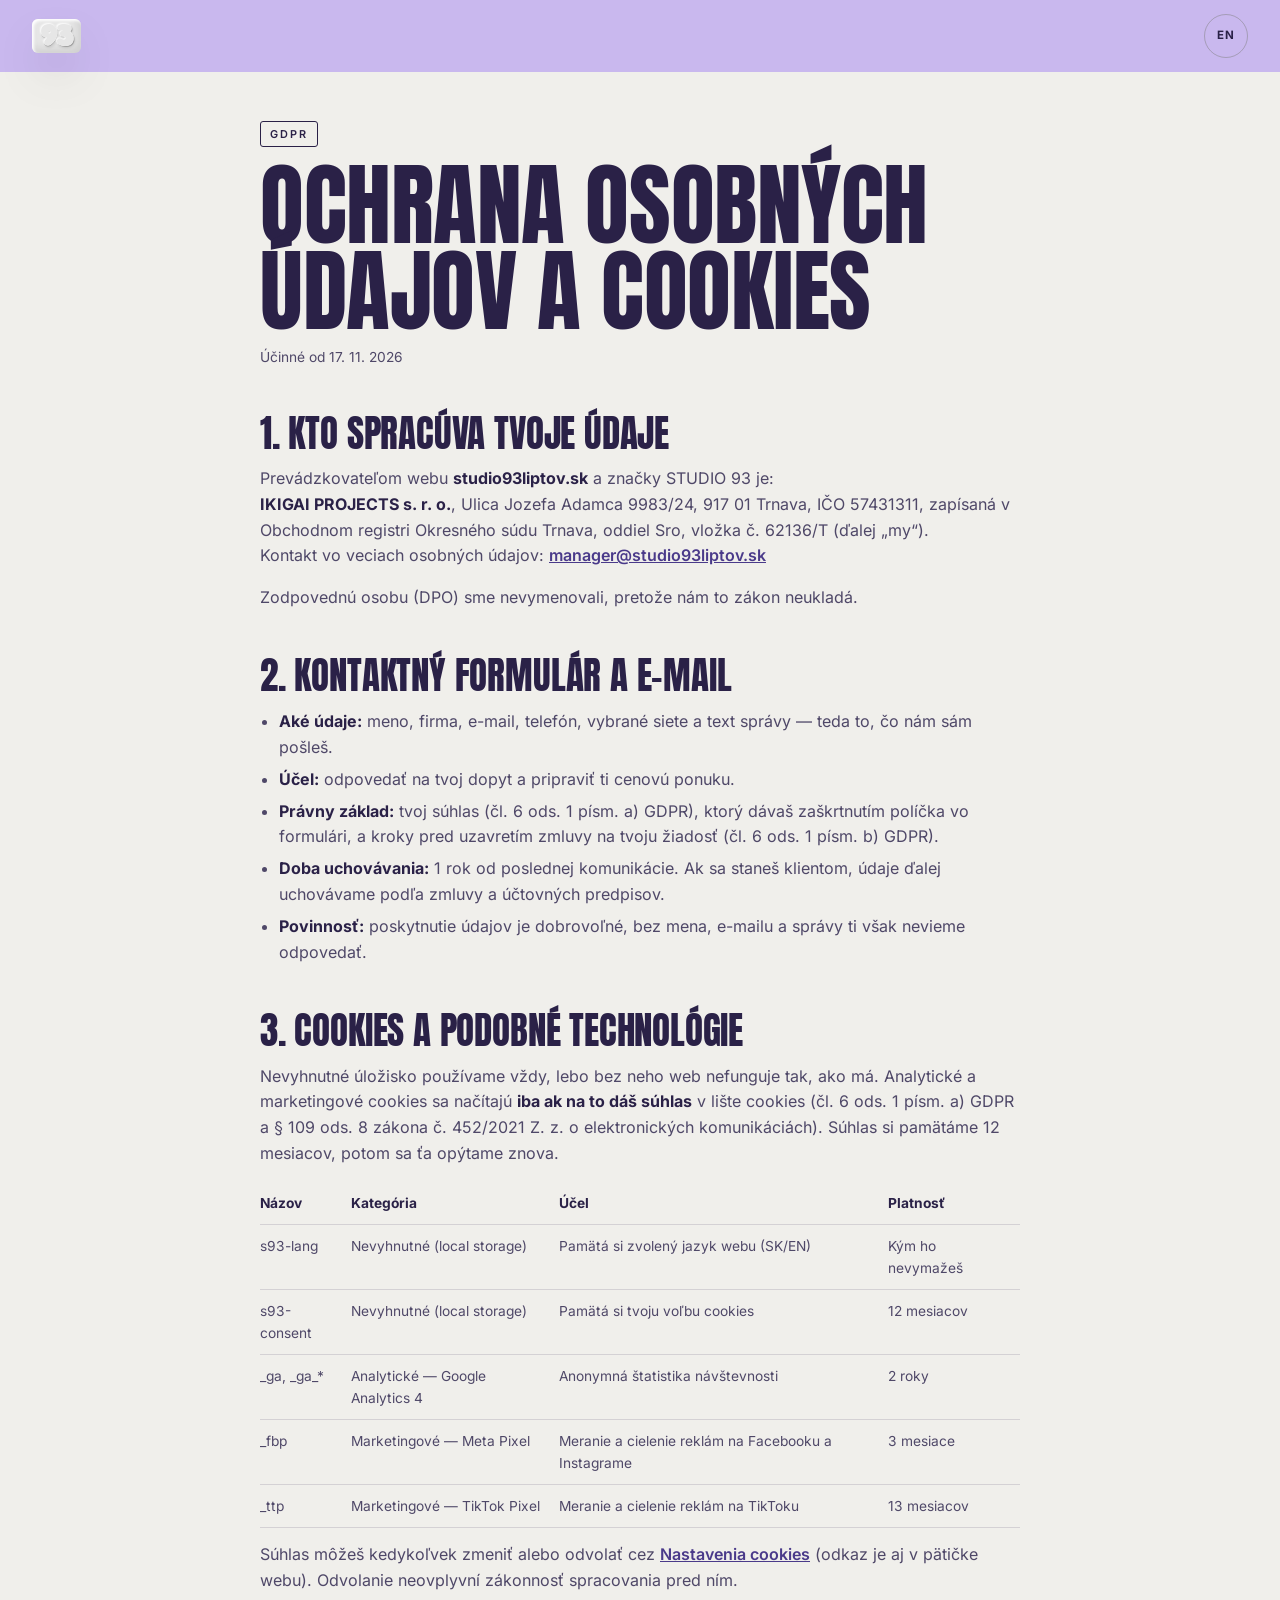
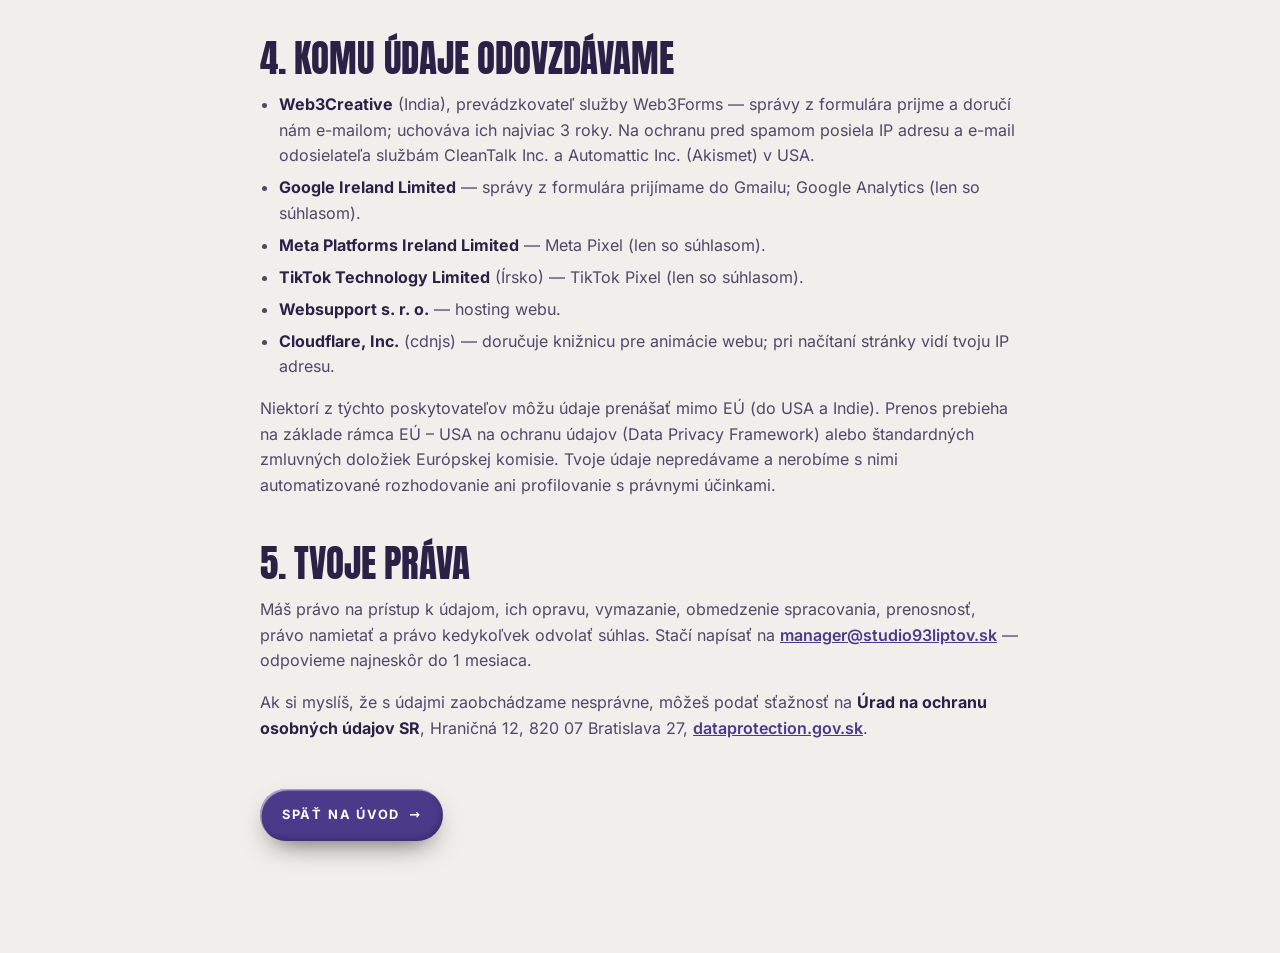
<file: alexa/ochrana-osobnych-udajov.html>
<!doctype html>
<html lang="sk">
<head>
  <meta charset="utf-8">
  <meta name="viewport" content="width=device-width, initial-scale=1, viewport-fit=cover">
  <title>Ochrana osobných údajov a cookies | STUDIO 93</title>
  <meta name="description" content="Ako STUDIO 93 (IKIGAI PROJECTS s. r. o.) spracúva osobné údaje z kontaktného formulára a aké cookies používa web studio93liptov.sk.">
  <meta name="theme-color" content="#C9B8EE">
  <link rel="canonical" href="https://studio93liptov.sk/ochrana-osobnych-udajov.html">
  <link rel="icon" href="assets/favicon.svg" type="image/svg+xml">
  <link rel="icon" href="assets/favicon-48.png" type="image/png" sizes="48x48">
  <link rel="apple-touch-icon" href="assets/apple-touch-icon.png">

  <meta property="og:type" content="website">
  <meta property="og:locale" content="sk_SK">
  <meta property="og:site_name" content="STUDIO 93">
  <meta property="og:title" content="Ochrana osobných údajov a cookies | STUDIO 93">
  <meta property="og:description" content="Ako STUDIO 93 spracúva osobné údaje z kontaktného formulára a aké cookies používa web studio93liptov.sk.">
  <meta property="og:url" content="https://studio93liptov.sk/ochrana-osobnych-udajov.html">
  <meta property="og:image" content="https://studio93liptov.sk/assets/og-image.png">
  <meta property="og:image:width" content="1200">
  <meta property="og:image:height" content="630">
  <meta name="twitter:card" content="summary_large_image">
  <!-- ?v= forces browsers to fetch the new file — bump it whenever the file changes -->
  <link rel="stylesheet" href="assets/fonts/fonts.css?v=2">
  <link rel="stylesheet" href="styles.css?v=8">
  <style>
    .pp-nav { display: flex; align-items: center; justify-content: space-between; gap: 16px; padding: 14px 0; }
    .pp-nav .nav__logo { font-size: 1.9rem; }
    .pp { padding: 48px 0 96px; }
    .pp .wrap { max-width: 760px; }
    .pp h1 { font-size: clamp(2.8rem, 11vw, 5.6rem); line-height: .95; margin: 16px 0 12px; }
    .pp h2 { font-size: clamp(1.7rem, 6vw, 2.3rem); line-height: 1; margin: 48px 0 14px; scroll-margin-top: 24px; }
    .pp p, .pp li { color: var(--muted-l); }
    .pp ul { padding-left: 1.2em; margin: 0 0 1em; }
    .pp li { margin-bottom: .4em; }
    .pp a:not(.btn) { color: var(--accent); font-weight: 600; }
    .pp strong { color: var(--ink); }
    .pp-meta { font-size: .86rem; }
    .pp-table { width: 100%; border-collapse: collapse; font-size: .86rem; margin: 0 0 1em; }
    .pp-table th, .pp-table td { text-align: left; vertical-align: top; padding: 10px 12px 10px 0; border-bottom: 1px solid rgba(42, 33, 71, .14); }
    .pp-table th { color: var(--ink); font-weight: 700; }
    .pp-table td { color: var(--muted-l); }
    .pp-scroll { overflow-x: auto; }
    .pp-back { margin-top: 48px; }
  </style>
</head>
<body>
  <a class="skip" href="#main" data-en="Skip to content">Preskočiť na obsah</a>
  <header class="lav">
    <div class="wrap pp-nav">
      <a class="nav__logo logo-tile" href="./" aria-label="STUDIO 93 — domov"><span class="logo93"><b>93</b></span></a>
      <button class="lang" type="button" aria-label="EN — Switch to English">EN</button>
    </div>
  </header>

  <main id="main" class="pp light">
    <!-- DRAFT: text pripravený ako návrh, nie právnikom — pred spustením ho daj skontrolovať -->

    <!-- ===================== SLOVENSKY ===================== -->
    <div class="wrap" data-lang="sk">
      <span class="label">GDPR</span>
      <h1>Ochrana osobných údajov a cookies</h1>
      <p class="pp-meta">Účinné od 17. 11. 2026</p>

      <h2>1. Kto spracúva tvoje údaje</h2>
      <p>Prevádzkovateľom webu <strong>studio93liptov.sk</strong> a značky STUDIO 93 je:<br>
        <strong>IKIGAI PROJECTS s. r. o.</strong>, Ulica Jozefa Adamca 9983/24, 917 01 Trnava, IČO 57431311, zapísaná v Obchodnom registri Okresného súdu Trnava, oddiel Sro, vložka č. 62136/T (ďalej „my“).<br>
        Kontakt vo veciach osobných údajov: <a href="mailto:manager@studio93liptov.sk">manager@studio93liptov.sk</a></p>
      <p>Zodpovednú osobu (DPO) sme nevymenovali, pretože nám to zákon neukladá.</p>

      <h2>2. Kontaktný formulár a e-mail</h2>
      <ul>
        <li><strong>Aké údaje:</strong> meno, firma, e-mail, telefón, vybrané siete a text správy — teda to, čo nám sám pošleš.</li>
        <li><strong>Účel:</strong> odpovedať na tvoj dopyt a pripraviť ti cenovú ponuku.</li>
        <li><strong>Právny základ:</strong> tvoj súhlas (čl. 6 ods. 1 písm. a) GDPR), ktorý dávaš zaškrtnutím políčka vo formulári, a kroky pred uzavretím zmluvy na tvoju žiadosť (čl. 6 ods. 1 písm. b) GDPR).</li>
        <li><strong>Doba uchovávania:</strong> 1 rok od poslednej komunikácie. Ak sa staneš klientom, údaje ďalej uchovávame podľa zmluvy a účtovných predpisov.</li>
        <li><strong>Povinnosť:</strong> poskytnutie údajov je dobrovoľné, bez mena, e-mailu a správy ti však nevieme odpovedať.</li>
      </ul>

      <h2 id="cookies">3. Cookies a podobné technológie</h2>
      <p>Nevyhnutné úložisko používame vždy, lebo bez neho web nefunguje tak, ako má. Analytické a marketingové cookies sa načítajú <strong>iba ak na to dáš súhlas</strong> v lište cookies (čl. 6 ods. 1 písm. a) GDPR a § 109 ods. 8 zákona č. 452/2021 Z. z. o elektronických komunikáciách). Súhlas si pamätáme 12 mesiacov, potom sa ťa opýtame znova.</p>
      <div class="pp-scroll">
        <table class="pp-table">
          <thead><tr><th>Názov</th><th>Kategória</th><th>Účel</th><th>Platnosť</th></tr></thead>
          <tbody>
            <tr><td>s93-lang</td><td>Nevyhnutné (local storage)</td><td>Pamätá si zvolený jazyk webu (SK/EN)</td><td>Kým ho nevymažeš</td></tr>
            <tr><td>s93-consent</td><td>Nevyhnutné (local storage)</td><td>Pamätá si tvoju voľbu cookies</td><td>12 mesiacov</td></tr>
            <tr><td>_ga, _ga_*</td><td>Analytické — Google Analytics 4</td><td>Anonymná štatistika návštevnosti</td><td>2 roky</td></tr>
            <tr><td>_fbp</td><td>Marketingové — Meta Pixel</td><td>Meranie a cielenie reklám na Facebooku a Instagrame</td><td>3 mesiace</td></tr>
            <tr><td>_ttp</td><td>Marketingové — TikTok Pixel</td><td>Meranie a cielenie reklám na TikToku</td><td>13 mesiacov</td></tr>
          </tbody>
        </table>
      </div>
      <p>Súhlas môžeš kedykoľvek zmeniť alebo odvolať cez <a href="./#cookies">Nastavenia cookies</a> (odkaz je aj v pätičke webu). Odvolanie neovplyvní zákonnosť spracovania pred ním.</p>

      <h2>4. Komu údaje odovzdávame</h2>
      <ul>
        <li><strong>Web3Creative</strong> (India), prevádzkovateľ služby Web3Forms — správy z formulára prijme a doručí nám e-mailom; uchováva ich najviac 3 roky. Na ochranu pred spamom posiela IP adresu a e-mail odosielateľa službám CleanTalk Inc. a Automattic Inc. (Akismet) v USA.</li>
        <li><strong>Google Ireland Limited</strong> — správy z formulára prijímame do Gmailu; Google Analytics (len so súhlasom).</li>
        <li><strong>Meta Platforms Ireland Limited</strong> — Meta Pixel (len so súhlasom).</li>
        <li><strong>TikTok Technology Limited</strong> (Írsko) — TikTok Pixel (len so súhlasom).</li>
        <li><strong>Websupport s. r. o.</strong> — hosting webu.</li>
        <li><strong>Cloudflare, Inc.</strong> (cdnjs) — doručuje knižnicu pre animácie webu; pri načítaní stránky vidí tvoju IP adresu.</li>
      </ul>
      <p>Niektorí z týchto poskytovateľov môžu údaje prenášať mimo EÚ (do USA a Indie). Prenos prebieha na základe rámca EÚ – USA na ochranu údajov (Data Privacy Framework) alebo štandardných zmluvných doložiek Európskej komisie. Tvoje údaje nepredávame a nerobíme s nimi automatizované rozhodovanie ani profilovanie s právnymi účinkami.</p>

      <h2>5. Tvoje práva</h2>
      <p>Máš právo na prístup k údajom, ich opravu, vymazanie, obmedzenie spracovania, prenosnosť, právo namietať a právo kedykoľvek odvolať súhlas. Stačí napísať na <a href="mailto:manager@studio93liptov.sk">manager@studio93liptov.sk</a> — odpovieme najneskôr do 1 mesiaca.</p>
      <p>Ak si myslíš, že s údajmi zaobchádzame nesprávne, môžeš podať sťažnosť na <strong>Úrad na ochranu osobných údajov SR</strong>, Hraničná 12, 820 07 Bratislava 27, <a href="https://dataprotection.gov.sk/" target="_blank" rel="noopener">dataprotection.gov.sk</a>.</p>

      <p class="pp-back"><a class="btn" href="./">Späť na úvod <i aria-hidden="true">→</i></a></p>
    </div>

    <!-- ===================== ENGLISH ===================== -->
    <div class="wrap" data-lang="en" lang="en" hidden>
      <span class="label">GDPR</span>
      <h1>Privacy &amp; cookie policy</h1>
      <p class="pp-meta">Effective from 17 November 2026</p>

      <h2>1. Who processes your data</h2>
      <p>The website <strong>studio93liptov.sk</strong> and the STUDIO 93 brand are operated by:<br>
        <strong>IKIGAI PROJECTS s. r. o.</strong>, Ulica Jozefa Adamca 9983/24, 917 01 Trnava, Slovakia, Company ID 57431311, registered in the Commercial Register of the District Court Trnava, section Sro, file no. 62136/T ("we").<br>
        Privacy contact: <a href="mailto:manager@studio93liptov.sk">manager@studio93liptov.sk</a></p>
      <p>We have not appointed a Data Protection Officer, as the law does not require us to.</p>

      <h2>2. Contact form and e-mail</h2>
      <ul>
        <li><strong>What data:</strong> name, business, e-mail, phone, selected networks and your message — only what you send us.</li>
        <li><strong>Purpose:</strong> to reply to your enquiry and prepare a quote.</li>
        <li><strong>Legal basis:</strong> your consent (Art. 6(1)(a) GDPR), given by ticking the box in the form, and steps taken at your request before entering into a contract (Art. 6(1)(b) GDPR).</li>
        <li><strong>Retention:</strong> 1 year from our last communication. If you become a client, we keep the data as required by the contract and accounting law.</li>
        <li><strong>Requirement:</strong> providing data is voluntary, but without your name, e-mail and message we can't reply.</li>
      </ul>

      <h2 id="cookies-en">3. Cookies and similar technologies</h2>
      <p>Necessary storage is always used because the site can't work properly without it. Analytics and marketing cookies are loaded <strong>only if you agree</strong> in the cookie bar (Art. 6(1)(a) GDPR and § 109(8) of Slovak Act No. 452/2021 on electronic communications). We remember your choice for 12 months and then ask again.</p>
      <div class="pp-scroll">
        <table class="pp-table">
          <thead><tr><th>Name</th><th>Category</th><th>Purpose</th><th>Expiry</th></tr></thead>
          <tbody>
            <tr><td>s93-lang</td><td>Necessary (local storage)</td><td>Remembers the site language (SK/EN)</td><td>Until you clear it</td></tr>
            <tr><td>s93-consent</td><td>Necessary (local storage)</td><td>Remembers your cookie choice</td><td>12 months</td></tr>
            <tr><td>_ga, _ga_*</td><td>Analytics — Google Analytics 4</td><td>Anonymous visitor statistics</td><td>2 years</td></tr>
            <tr><td>_fbp</td><td>Marketing — Meta Pixel</td><td>Measuring and targeting ads on Facebook and Instagram</td><td>3 months</td></tr>
            <tr><td>_ttp</td><td>Marketing — TikTok Pixel</td><td>Measuring and targeting ads on TikTok</td><td>13 months</td></tr>
          </tbody>
        </table>
      </div>
      <p>You can change or withdraw your consent at any time via <a href="./#cookies">Cookie settings</a> (also linked in the site footer). Withdrawal does not affect processing carried out before it.</p>

      <h2>4. Who we share data with</h2>
      <ul>
        <li><strong>Web3Creative</strong> (India), operator of the Web3Forms service — receives form messages and delivers them to us by e-mail; keeps them for up to 3 years. For spam protection it sends the sender's IP address and e-mail to CleanTalk Inc. and Automattic Inc. (Akismet) in the USA.</li>
        <li><strong>Google Ireland Limited</strong> — we receive form messages in Gmail; Google Analytics (only with consent).</li>
        <li><strong>Meta Platforms Ireland Limited</strong> — Meta Pixel (only with consent).</li>
        <li><strong>TikTok Technology Limited</strong> (Ireland) — TikTok Pixel (only with consent).</li>
        <li><strong>Websupport s. r. o.</strong> — website hosting.</li>
        <li><strong>Cloudflare, Inc.</strong> (cdnjs) — delivers the animation library used on the site and sees your IP address when the page loads.</li>
      </ul>
      <p>Some of these providers may transfer data outside the EU (to the USA and India). Such transfers rely on the EU–US Data Privacy Framework or the European Commission's Standard Contractual Clauses. We do not sell your data and do not use it for automated decision-making or profiling with legal effects.</p>

      <h2>5. Your rights</h2>
      <p>You have the right to access, rectify and erase your data, to restrict processing, to data portability, to object, and to withdraw consent at any time. Just e-mail <a href="mailto:manager@studio93liptov.sk">manager@studio93liptov.sk</a> — we'll reply within 1 month at the latest.</p>
      <p>If you believe we handle your data incorrectly, you can lodge a complaint with the <strong>Office for Personal Data Protection of the Slovak Republic</strong>, Hraničná 12, 820 07 Bratislava 27, <a href="https://dataprotection.gov.sk/" target="_blank" rel="noopener">dataprotection.gov.sk</a>.</p>

      <p class="pp-back"><a class="btn" href="./">Back to home <i aria-hidden="true">→</i></a></p>
    </div>
  </main>

  <script>
    (() => {
      const root = document.documentElement, btn = document.querySelector('.lang');
      const blocks = { sk: document.querySelector('[data-lang="sk"]'), en: document.querySelector('[data-lang="en"]') };
      const skip = document.querySelector('.skip');
      const titles = { sk: document.title, en: 'Privacy & cookie policy | STUDIO 93' };
      const setLang = lang => {
        root.lang = lang;
        blocks.sk.hidden = lang !== 'sk';
        blocks.en.hidden = lang !== 'en';
        skip.textContent = lang === 'sk' ? 'Preskočiť na obsah' : skip.dataset.en;
        document.title = titles[lang];
        btn.textContent = lang === 'sk' ? 'EN' : 'SK';
        btn.setAttribute('aria-label', lang === 'sk' ? 'EN — Switch to English' : 'SK — Prepnúť do slovenčiny');
        try { localStorage.setItem('s93-lang', lang); } catch {}
      };
      btn.addEventListener('click', () => setLang(root.lang === 'sk' ? 'en' : 'sk'));
      try { if (localStorage.getItem('s93-lang') === 'en') setLang('en'); } catch {}
      // #cookies anchor works in both languages
      if (location.hash === '#cookies' && root.lang === 'en') document.getElementById('cookies-en').scrollIntoView();
    })();
  </script>
</body>
</html>
</file>
<file: alexa/assets/fonts/fonts.css>
/* self-hosted from Google Fonts (latin + latin-ext); no requests to Google */
@font-face {
  font-family: 'Anton';
  font-style: normal;
  font-weight: 400;
  font-display: swap;
  src: url(anton-latin-ext.woff2) format('woff2');
  unicode-range: U+0100-02BA, U+02BD-02C5, U+02C7-02CC, U+02CE-02D7, U+02DD-02FF, U+0304, U+0308, U+0329, U+1D00-1DBF, U+1E00-1E9F, U+1EF2-1EFF, U+2020, U+20A0-20AB, U+20AD-20C4, U+2113, U+2C60-2C7F, U+A720-A7FF;
}
@font-face {
  font-family: 'Anton';
  font-style: normal;
  font-weight: 400;
  font-display: swap;
  src: url(anton-latin.woff2) format('woff2');
  unicode-range: U+0000-00FF, U+0131, U+0152-0153, U+02BB-02BC, U+02C6, U+02DA, U+02DC, U+0304, U+0308, U+0329, U+2000-206F, U+20AC, U+2122, U+2191, U+2193, U+2212, U+2215, U+FEFF, U+FFFD;
}
@font-face {
  font-family: 'Inter';
  font-style: normal;
  font-weight: 400 700;
  font-display: swap;
  src: url(inter-latin-ext.woff2) format('woff2');
  unicode-range: U+0100-02BA, U+02BD-02C5, U+02C7-02CC, U+02CE-02D7, U+02DD-02FF, U+0304, U+0308, U+0329, U+1D00-1DBF, U+1E00-1E9F, U+1EF2-1EFF, U+2020, U+20A0-20AB, U+20AD-20C4, U+2113, U+2C60-2C7F, U+A720-A7FF;
}
@font-face {
  font-family: 'Inter';
  font-style: normal;
  font-weight: 400 700;
  font-display: swap;
  src: url(inter-latin.woff2) format('woff2');
  unicode-range: U+0000-00FF, U+0131, U+0152-0153, U+02BB-02BC, U+02C6, U+02DA, U+02DC, U+0304, U+0308, U+0329, U+2000-206F, U+20AC, U+2122, U+2191, U+2193, U+2212, U+2215, U+FEFF, U+FFFD;
}
@font-face {
  font-family: 'Rubik Spray Paint';
  font-style: normal;
  font-weight: 400;
  font-display: swap;
  src: url(rubik-spray-paint-latin-ext.woff2) format('woff2');
  unicode-range: U+0100-02BA, U+02BD-02C5, U+02C7-02CC, U+02CE-02D7, U+02DD-02FF, U+0304, U+0308, U+0329, U+1D00-1DBF, U+1E00-1E9F, U+1EF2-1EFF, U+2020, U+20A0-20AB, U+20AD-20C4, U+2113, U+2C60-2C7F, U+A720-A7FF;
}
@font-face {
  font-family: 'Rubik Spray Paint';
  font-style: normal;
  font-weight: 400;
  font-display: swap;
  src: url(rubik-spray-paint-latin.woff2) format('woff2');
  unicode-range: U+0000-00FF, U+0131, U+0152-0153, U+02BB-02BC, U+02C6, U+02DA, U+02DC, U+0304, U+0308, U+0329, U+2000-206F, U+20AC, U+2122, U+2191, U+2193, U+2212, U+2215, U+FEFF, U+FFFD;
}
@font-face {
  font-family: 'Sniglet';
  font-style: normal;
  font-weight: 800;
  font-display: swap;
  src: url(sniglet-latin-ext.woff2) format('woff2');
  unicode-range: U+0100-02BA, U+02BD-02C5, U+02C7-02CC, U+02CE-02D7, U+02DD-02FF, U+0304, U+0308, U+0329, U+1D00-1DBF, U+1E00-1E9F, U+1EF2-1EFF, U+2020, U+20A0-20AB, U+20AD-20C4, U+2113, U+2C60-2C7F, U+A720-A7FF;
}
@font-face {
  font-family: 'Sniglet';
  font-style: normal;
  font-weight: 800;
  font-display: swap;
  src: url(sniglet-latin.woff2) format('woff2');
  unicode-range: U+0000-00FF, U+0131, U+0152-0153, U+02BB-02BC, U+02C6, U+02DA, U+02DC, U+0304, U+0308, U+0329, U+2000-206F, U+20AC, U+2122, U+2191, U+2193, U+2212, U+2215, U+FEFF, U+FFFD;
}
</file>
<file: alexa/styles.css>
/* STUDIO 93 — mobile-first */
:root {
  --accent: #4A3A8A; /* buttons, selections, links, highlights — white text on it */
  --ink: #2A2147;    /* text, instead of black */
  --lav: #C9B8EE;    /* sections: hero, proces, referencie, kontakt */
  --lila: #EBE7F5;   /* sections: práce, o nás */
  --off: #F0EFEB;    /* sections: služby, cena, FAQ */
  --paper: #FFFFFF;
  --char: #2A2A2A;
  --grey: #E6E6E6;
  --muted-d: rgba(255, 255, 255, .78);
  --muted-l: #4F4868;

  --f-display: "Anton", "Bebas Neue", Impact, sans-serif;
  --f-body: "Inter", system-ui, -apple-system, "Segoe UI", sans-serif;
  --f-spray: "Rubik Spray Paint", "Permanent Marker", cursive;
  --f-logo: "Sniglet", "Arial Rounded MT Bold", sans-serif;
  --f-mono: ui-monospace, "SFMono-Regular", Consolas, "Courier New", monospace;

  --ease: cubic-bezier(.2, .8, .2, 1);
  --noise: url("data:image/svg+xml,%3Csvg xmlns='http://www.w3.org/2000/svg' width='220' height='220'%3E%3Cfilter id='n'%3E%3CfeTurbulence type='fractalNoise' baseFrequency='.8' numOctaves='3' stitchTiles='stitch'/%3E%3CfeColorMatrix values='0 0 0 0 .5 0 0 0 0 .5 0 0 0 0 .5 0 0 0 1.6 -.3'/%3E%3C/filter%3E%3Crect width='100%25' height='100%25' filter='url(%23n)'/%3E%3C/svg%3E");
  --brush: url("data:image/svg+xml,%3Csvg xmlns='http://www.w3.org/2000/svg' viewBox='0 0 300 40' preserveAspectRatio='none'%3E%3Cfilter id='r'%3E%3CfeTurbulence baseFrequency='.06' numOctaves='2'/%3E%3CfeDisplacementMap in='SourceGraphic' scale='7'/%3E%3C/filter%3E%3Cpath filter='url(%23r)' fill='%23C9B8EE' d='M6 20C40 10 90 8 140 10s100 2 150-2c6 2 6 10-4 14-40 8-110 4-160 8S30 36 10 32C2 30 0 23 6 20z'/%3E%3C/svg%3E");
  interpolate-size: allow-keywords;
}

*, *::before, *::after { box-sizing: border-box; }
html { scroll-behavior: smooth; -webkit-text-size-adjust: 100%; scroll-padding-top: 72px; overflow-x: clip; } /* clip on html too, or phones widen the page to fit the tilted marquees */
body {
  margin: 0;
  background: var(--off);
  color: var(--ink);
  font: 400 1rem/1.6 var(--f-body);
  overflow-x: clip;
  -webkit-font-smoothing: antialiased;
}
img, svg { display: block; max-width: 100%; }
img { height: auto; }
a { color: inherit; }
button { font: inherit; color: inherit; }
::selection { background: var(--accent); color: #fff; }
:focus-visible { outline: 2px solid var(--accent); outline-offset: 3px; }
[hidden] { display: none !important; }

.wrap { width: min(100% - 32px, 1320px); margin-inline: auto; }
.skip { position: fixed; left: 16px; top: -60px; z-index: 200; background: var(--accent); color: #fff; padding: 10px 16px; font-weight: 700; }
.skip:focus { top: 16px; }

section { position: relative; padding: 96px 0; }
.light { background: var(--off); color: var(--ink); }
.lav { background: var(--lav); }
.lila { background: var(--lila); }

h1, h2, h3 { font-family: var(--f-display); font-weight: 400; text-transform: uppercase; line-height: .9; letter-spacing: -.005em; margin: 0; }
h2 { font-size: clamp(3.4rem, 13vw, 9.5rem); line-height: .94; }
h3 { font-size: 1.9rem; }
p { margin: 0 0 1em; }

/* ---------- textures ---------- */
.grain {
  position: fixed; inset: -50%; z-index: 150; pointer-events: none;
  background: var(--noise); opacity: .09;
  animation: grain .8s steps(4) infinite;
}
@keyframes grain {
  0% { transform: translate(0, 0); }
  25% { transform: translate(-4%, 3%); }
  50% { transform: translate(3%, -5%); }
  75% { transform: translate(-2%, 6%); }
  100% { transform: translate(5%, 1%); }
}
.film { filter: sepia(.28) saturate(.65) contrast(1.12) brightness(.82); }
.bw { filter: grayscale(1) contrast(1.25) brightness(.9); }

.tape {
  position: absolute; width: 92px; height: 26px; z-index: 3;
  background: rgba(228, 228, 228, .78);
  clip-path: polygon(0 12%, 4% 0, 8% 14%, 12% 0, 88% 0, 92% 12%, 96% 0, 100% 14%, 100% 86%, 96% 100%, 92% 88%, 88% 100%, 12% 100%, 8% 86%, 4% 100%, 0 88%);
}
.tape--tl { top: -10px; left: -18px; transform: rotate(-28deg); }
.tape--tr { top: -8px; right: -20px; transform: rotate(32deg); }

/* ---------- small UI ---------- */
.label {
  display: inline-flex; align-items: center; gap: .5em;
  font: 600 .68rem/1 var(--f-body); letter-spacing: .18em; text-transform: uppercase;
  padding: .6em .85em; border: 1px solid currentColor; border-radius: 3px; white-space: nowrap;
}
.label--accent { background: var(--accent); border-color: var(--accent); color: #fff; }

.spray, .marker { font-family: var(--f-spray); font-weight: 400; text-transform: none; }
.spray { display: inline-block; color: var(--accent); transform: rotate(-4deg) translateY(-.04em); letter-spacing: 0; }
.marker {
  position: relative; display: inline-block; font-size: clamp(1.7rem, 5vw, 2.6rem); line-height: 1;
  color: var(--accent); transform: rotate(-5deg); transform-origin: left center;
}

mark.brush {
  color: inherit; background: var(--brush) center 70% / 100% .7em no-repeat;
  padding: 0 .15em;
}

.barcode {
  display: block; height: 26px; width: 92px;
  background: repeating-linear-gradient(90deg, currentColor 0 2px, transparent 2px 4px, currentColor 4px 5px, transparent 5px 8px, currentColor 8px 11px, transparent 11px 12px);
  opacity: .7;
}

/* ---------- buttons (soft emboss, like the logo) ---------- */
.btn {
  --bg: var(--accent); --fg: #fff;
  display: inline-flex; align-items: center; justify-content: center; gap: .7em;
  padding: 1.1em 1.7em; min-height: 52px; border: 0; border-radius: 999px; cursor: pointer;
  background: var(--bg); color: var(--fg); text-decoration: none;
  font: 700 .8rem/1 var(--f-body); letter-spacing: .14em; text-transform: uppercase;
  box-shadow: inset 1.5px 1.5px 1px rgba(255, 255, 255, .55), inset -2px -3px 6px rgba(0, 0, 0, .2), 0 12px 28px -12px rgba(0, 0, 0, .7);
  transition: transform .4s var(--ease), box-shadow .3s, background .3s, color .3s;
}
.btn i { font-style: normal; transition: transform .3s var(--ease); }
.btn:hover i { transform: translateX(4px); }
.btn:active { box-shadow: inset 2px 3px 6px rgba(0, 0, 0, .3), inset -1px -1px 1px rgba(255, 255, 255, .4); }
.btn--ghost { --bg: transparent; --fg: var(--off); box-shadow: inset 0 0 0 1.5px currentColor; }
.btn--ghost:hover { --bg: var(--off); --fg: var(--ink); }
.light .btn--ghost { --fg: var(--ink); }
.light .btn--ghost:hover { --bg: var(--ink); --fg: var(--off); }
.btn--dark { --bg: var(--accent); --fg: #fff; box-shadow: inset 1px 1px 1px rgba(255, 255, 255, .18), inset -2px -3px 6px rgba(0, 0, 0, .6), 0 10px 20px -12px rgba(0, 0, 0, .6); }
.btn--sm { padding: .8em 1.2em; min-height: 42px; font-size: .7rem; }
.btn--block { width: 100%; }

.round {
  width: 56px; height: 56px; border-radius: 50%; border: 0; cursor: pointer; font-size: 1.2rem;
  background: var(--off); color: var(--ink);
  box-shadow: -3px -3px 8px rgba(255, 255, 255, .45), 4px 5px 12px rgba(0, 0, 0, .2), inset 1px 1px 1px #fff;
  transition: transform .3s var(--ease);
}
.round:hover { transform: translateY(-2px); }
.round:active { box-shadow: inset 3px 3px 6px rgba(0, 0, 0, .2); }

/* ---------- logo (CSS emboss; swap for the real SVG/PNG when ready) ---------- */
.logo93 { display: inline-flex; flex-direction: column; align-items: center; line-height: 1; }
.logo93 b {
  font: 800 1em/.82 var(--f-logo); letter-spacing: -.06em; color: var(--grey);
  text-shadow:
    -.012em -.012em .008em #fff,
    -.03em -.03em .06em rgba(255, 255, 255, .9),
    .016em .02em .02em rgba(0, 0, 0, .2),
    .04em .05em .09em rgba(0, 0, 0, .12);
}
.logo93 small {
  font: 700 .105em/1 var(--f-body); letter-spacing: .5em; margin: .2em -.5em 0 0;
  color: #C4C4C4; text-shadow: -1px -1px 0 #fff, 1px 1px 1px rgba(0, 0, 0, .12);
}
.logo-tile {
  position: relative; display: inline-grid; place-items: center;
  background: var(--grey); color: var(--ink); text-decoration: none;
  border-radius: .2em; padding: .16em .24em .2em;
  box-shadow: inset 2px 2px 3px #fff, inset -3px -4px 10px rgba(0, 0, 0, .1), 0 22px 44px -14px rgba(0, 0, 0, .7);
}

/* ---------- cursor ---------- */
.cursor { display: none; }
.has-cursor, .has-cursor a, .has-cursor button, .has-cursor summary, .has-cursor label { cursor: none; }
.has-cursor input, .has-cursor textarea { cursor: text; }
.has-cursor .cursor {
  display: grid; place-items: center; position: fixed; left: 0; top: 0; z-index: 160; pointer-events: none;
  width: 14px; height: 14px; margin: -7px 0 0 -7px; border-radius: 50%;
  background: var(--accent); mix-blend-mode: difference; opacity: 0;
  transition: width .3s var(--ease), height .3s var(--ease), margin .3s var(--ease), opacity .3s;
}
.cursor.is-visible { opacity: 1; }
.cursor.is-hover { width: 56px; height: 56px; margin: -28px 0 0 -28px; }
.cursor.has-label { width: 84px; height: 84px; margin: -42px 0 0 -42px; mix-blend-mode: normal; }
.cursor span { font: 700 .7rem/1 var(--f-body); letter-spacing: .14em; text-transform: uppercase; color: var(--ink); }

/* ---------- nav ---------- */
.nav { position: fixed; inset: 0 0 auto; z-index: 100; padding: 14px 0; color: var(--ink); transition: background .3s, padding .3s; }
.nav.is-scrolled { background: rgba(240, 239, 235, .9); backdrop-filter: blur(12px); -webkit-backdrop-filter: blur(12px); padding: 10px 0; }
.nav__inner { display: flex; align-items: center; justify-content: space-between; gap: 16px; }
.nav__logo { font-size: 1.9rem; padding: .16em .26em .12em; z-index: 2; }
.nav__right { display: flex; align-items: center; gap: 10px; z-index: 2; }
.nav__cta { display: none; }
.lang {
  background: none; border: 1px solid rgba(128, 128, 128, .5); border-radius: 999px;
  min-width: 44px; height: 44px; font: 700 .72rem/1 var(--f-body); letter-spacing: .12em; cursor: pointer;
}
.lang:hover { border-color: var(--accent); color: var(--accent); }
.nav__burger { width: 44px; height: 44px; border: 0; background: none; cursor: pointer; display: grid; place-content: center; gap: 7px; }
.nav__burger span { display: block; width: 26px; height: 2px; background: currentColor; transition: transform .3s var(--ease); }
.menu-open .nav__burger span:first-child { transform: translateY(4.5px) rotate(45deg); }
.menu-open .nav__burger span:last-child { transform: translateY(-4.5px) rotate(-45deg); }
.nav__menu {
  position: fixed; inset: 0; display: flex; flex-direction: column; justify-content: center; gap: 4px;
  padding: 80px 24px; background: var(--off);
  opacity: 0; visibility: hidden; transition: opacity .35s, visibility .35s;
}
.nav__menu a { font: 400 clamp(2.6rem, 13vw, 4rem)/1.05 var(--f-display); text-transform: uppercase; text-decoration: none; }
.nav__menu a:hover { color: var(--accent); }
.menu-open .nav__menu { opacity: 1; visibility: visible; }
.menu-open { overflow: hidden; }

/* ---------- hero ---------- */
.hero { min-height: 100svh; display: flex; flex-direction: column; justify-content: flex-end; padding: 120px 0 28px; overflow: hidden; isolation: isolate; }
.hero__media { position: absolute; inset: -12% 0; z-index: -3; }
.hero__media img, .hero__media video { width: 100%; height: 100%; object-fit: cover; animation: kenburns 24s ease-in-out infinite alternate; filter: grayscale(1) brightness(1.1); }
@keyframes kenburns { to { transform: scale(1.08) translate(-1.5%, 1%); } }
/* lavender wash = the gentle violet tint; strongest at the bottom where the text sits */
.hero__vignette { position: absolute; inset: 0; z-index: -2; background: linear-gradient(180deg, rgba(201, 184, 238, .72) 0%, rgba(201, 184, 238, .66) 40%, rgba(201, 184, 238, .9) 75%, var(--lav)); }
.hero__leak {
  position: absolute; inset: 0; z-index: -2; mix-blend-mode: screen; pointer-events: none;
  background: radial-gradient(45% 40% at 92% 8%, rgba(255, 255, 255, .35), transparent 70%), radial-gradient(30% 50% at 0% 70%, rgba(74, 58, 138, .25), transparent 70%);
  animation: leak 7s ease-in-out infinite alternate;
}
@keyframes leak { to { opacity: .45; transform: translateX(-4%) scale(1.1); } }
.hero__scratch {
  position: absolute; inset: 0; z-index: -2; pointer-events: none;
  background: linear-gradient(90deg, transparent 23%, rgba(255, 255, 255, .14) 23.08%, transparent 23.2%, transparent 68%, rgba(255, 255, 255, .1) 68.06%, transparent 68.14%);
  animation: scratch 2.4s steps(3) infinite;
}
@keyframes scratch { 33% { transform: translateX(4%); opacity: .3; } 66% { transform: translateX(-2%); opacity: .8; } }
.hero__inner { display: grid; gap: 22px; }
.hero__logo { justify-self: start; font-size: 3.4rem; transform: rotate(-5deg); margin-bottom: 6px; }
.hero__labels { display: flex; flex-wrap: wrap; gap: 8px; }
.hero__title { font-size: clamp(3.9rem, 17.5vw, 13.5rem); line-height: .95; }
.hero__title .spray { font-size: .92em; }
/* small keyword line inside the h1 (for Google), styled like a label */
.hero__kicker { display: block; margin-bottom: 14px; font: 700 .78rem/1.3 var(--f-body); letter-spacing: .16em; color: var(--ink); }
.hero__sub { max-width: 34rem; color: var(--ink); font-size: 1.05rem; margin: 0; }
.hero__ctas { display: flex; flex-wrap: wrap; gap: 12px; }
.hero__meta { display: flex; justify-content: space-between; margin-top: 40px; font: 600 .62rem/1 var(--f-body); letter-spacing: .2em; color: var(--muted-l); }
.hero__meta span:not(.hero__scroll) { display: none; }
.hero__scroll { animation: bob 2s ease-in-out infinite; }
@keyframes bob { 50% { transform: translateY(5px); } }

/* ---------- marquee ---------- */
.marquee { position: relative; z-index: 2; background: var(--accent); color: #fff; overflow: hidden; padding: 14px 0; transform: rotate(-1.5deg) scale(1.03); margin: -10px 0; box-shadow: 0 10px 30px rgba(0, 0, 0, .35); }
.marquee__track { display: flex; align-items: center; gap: 28px; width: max-content; animation: marquee 32s linear infinite; }
.marquee span { font: 400 clamp(2rem, 6vw, 3.6rem)/1 var(--f-display); white-space: nowrap; }
.marquee i { font-style: normal; font-size: 1.4rem; }
.marquee--rev { transform: rotate(1.5deg) scale(1.03); }
.marquee--rev .marquee__track { animation-direction: reverse; animation-duration: 40s; }
@keyframes marquee { to { transform: translateX(-50%); } }

/* ---------- section head ---------- */
.sec-head { display: grid; gap: 18px; margin-bottom: 48px; }
.sec-head__top { display: flex; align-items: center; justify-content: space-between; gap: 16px; }
.lead { font-size: 1.1rem; max-width: 36rem; margin: 0; }
.light .lead { color: var(--muted-l); }

/* ---------- služby: tag cards ---------- */
.cards { display: grid; gap: 20px; }
.svc-for { max-width: 46rem; margin-top: 56px; }
.svc-for h3 { font-size: clamp(1.9rem, 6vw, 2.4rem); margin-bottom: 12px; }
.svc-for p { margin: 0; font-size: 1.05rem; }
.tag-card {
  position: relative; display: flex; flex-direction: column; gap: 14px;
  padding: 22px 22px 18px; border-radius: 14px; background: var(--paper); color: var(--ink);
  box-shadow: -8px -8px 18px rgba(255, 255, 255, .9), 10px 12px 28px rgba(0, 0, 0, .1), inset 1px 1px 0 #fff;
  transition: transform .5s var(--ease), box-shadow .5s var(--ease);
}
.tag-card::after {
  content: ""; position: absolute; inset: 0; border-radius: inherit; pointer-events: none;
  border: 2px solid var(--accent); clip-path: inset(0 100% 100% 0 round 14px); transition: clip-path .6s var(--ease);
}
.tag-card:hover { transform: translateY(-10px) rotate(-.6deg); box-shadow: -8px -8px 18px rgba(255, 255, 255, .9), 16px 26px 40px rgba(0, 0, 0, .15); }
.tag-card:hover::after { clip-path: inset(0 0 0 0 round 14px); }
.tag-card__top { display: flex; align-items: center; gap: 10px; font: 600 .66rem/1 var(--f-body); letter-spacing: .16em; color: var(--muted-l); }
.tag-card__top span:last-child { margin-left: auto; }
.tag-card__hole { width: 14px; height: 14px; border-radius: 50%; background: var(--off); box-shadow: inset 2px 2px 3px rgba(0, 0, 0, .2), 1px 1px 0 #fff; }
.tag-card h3 { font-size: clamp(1.9rem, 6vw, 2.4rem); margin-top: 18px; background: var(--brush) left 85% / 0 .45em no-repeat; transition: background-size .6s var(--ease); width: fit-content; }
.tag-card:hover h3 { background-size: 100% .45em; }
.tag-card p { color: var(--muted-l); margin: 0; }
.tag-card__foot { display: flex; align-items: flex-end; justify-content: space-between; margin-top: auto; padding-top: 18px; border-top: 1px dashed rgba(42, 33, 71, .2); }
.tag-card__foot span:last-child { font: 400 2.4rem/1 var(--f-display); -webkit-text-stroke: 1px var(--ink); color: transparent; }

/* ---------- portfólio: 3D reel ring (pinned + rotated on scroll in main.js) ---------- */
.reel { min-height: 100svh; display: flex; flex-direction: column; justify-content: center; overflow: hidden; padding-bottom: 40px; }
.reel .sec-head { margin-bottom: clamp(16px, 4vh, 48px); }
.stage { perspective: 1500px; height: clamp(340px, 52vh, 480px); display: flex; align-items: center; justify-content: center; touch-action: pan-y; cursor: grab; user-select: none; }
.stage:active { cursor: grabbing; }
.reel__nav { position: relative; z-index: 2; display: flex; align-items: center; justify-content: center; gap: 18px; margin-top: 12px; }
.reel__count { font: 400 1.4rem/1 var(--f-display); letter-spacing: .06em; min-width: 5ch; text-align: center; }
.ring { position: relative; width: 220px; height: clamp(320px, 48vh, 440px); transform-style: preserve-3d; }
.card {
  position: absolute; inset: 0; border-radius: 22px; overflow: hidden; backface-visibility: hidden;
  display: flex; flex-direction: column; justify-content: space-between; padding: 16px;
  background: var(--char); color: #fff; border: 1px solid rgba(255, 255, 255, .08);
}
.card img, .card video { position: absolute; inset: 0; width: 100%; height: 100%; object-fit: cover; pointer-events: none; }
.card::after { content: ""; position: absolute; inset: 0; background: linear-gradient(180deg, rgba(42, 33, 71, .35), transparent 30%, transparent 45%, rgba(42, 33, 71, .9)); pointer-events: none; }
.card__top, .card__bot { position: relative; z-index: 1; }
.card__top { display: flex; justify-content: space-between; align-items: center; gap: 8px; }
.card__top small { font-size: .62rem; font-weight: 600; letter-spacing: .08em; text-transform: uppercase; line-height: 1.3; }
.card__play { flex: none; width: 44px; height: 44px; border-radius: 50%; background: rgba(255, 255, 255, .16); display: grid; place-items: center; backdrop-filter: blur(6px); }
.card__bot { display: grid; gap: 6px; }
.card__bot strong { font: 400 1.9rem/.9 var(--f-display); color: var(--lav); } /* lavender, not accent: accent on the dark card fails contrast */
.card__bot span { font-size: .8rem; font-weight: 600; line-height: 1.25; }

/* ---------- proces ---------- */
.steps { list-style: none; margin: 0; padding: 0; display: grid; gap: 14px; counter-reset: s; }
.step { position: relative; padding: 26px 0 26px; border-top: 1px solid rgba(42, 33, 71, .18); display: grid; grid-template-columns: auto 1fr; column-gap: 20px; align-items: start; }
.step__num {
  grid-row: span 2; font: 400 clamp(4.5rem, 20vw, 9rem)/.8 var(--f-display);
  color: transparent; -webkit-text-stroke: 1.5px var(--accent);
  background: linear-gradient(var(--accent), var(--accent)) 0 100% / 100% 0 no-repeat; -webkit-background-clip: text; background-clip: text;
  transition: background-size 1.2s var(--ease) .2s;
}
.step.is-in .step__num { background-size: 100% 100%; }
.step h3 { font-size: 2rem; margin: 4px 0 8px; }
.step p { color: var(--muted-l); margin: 0; }

/* ---------- cena: kalkulačka ---------- */
.calc { display: grid; gap: 28px; }
.calc__main { display: grid; gap: 22px; align-content: start; min-width: 0; }
.calc__step {
  padding: 22px 18px; border-radius: 18px; background: var(--paper);
  box-shadow: -8px -8px 18px rgba(255, 255, 255, .9), 10px 12px 28px rgba(0, 0, 0, .1), inset 1px 1px 0 #fff;
}
.calc__title { display: flex; align-items: center; gap: 14px; font-size: clamp(1.8rem, 6vw, 2.4rem); margin-bottom: 20px; }
.calc__num { color: transparent; -webkit-text-stroke: 1.2px var(--ink); }
.calc__empty { margin: 0; color: var(--muted-l); }
.calc label { position: relative; }
.svc input, .chip input, .seg input, .toggle input { position: absolute; opacity: 0; width: 1px; height: 1px; }

.svc { display: grid; grid-template-columns: repeat(2, minmax(0, 1fr)); gap: 10px; }
.svc label { display: block; cursor: pointer; }
.svc__card {
  display: flex; flex-direction: column; gap: 6px; height: 100%; min-height: 118px; padding: 14px; border-radius: 12px;
  background: var(--off); border: 1.5px solid rgba(42, 33, 71, .12);
  transition: background .25s, border-color .25s, transform .4s var(--ease), box-shadow .25s;
}
.svc__top { display: flex; align-items: center; gap: 8px; font: 600 .6rem/1 var(--f-body); letter-spacing: .16em; color: var(--muted-l); }
.svc__check { display: grid; place-items: center; width: 22px; height: 22px; margin-left: auto; border-radius: 50%; border: 1.5px solid rgba(42, 33, 71, .35); transition: background .2s, border-color .2s; }
.svc__check::after { content: ""; width: 10px; height: 5px; border: solid var(--accent); border-width: 0 0 2px 2px; transform: translateY(-1px) rotate(-45deg) scale(0); transition: transform .25s var(--ease); }
/* title shrinks with its tile (cqi = % of tile width) only when a long word like MANAGEMENT would not fit */
.svc__card { container-type: inline-size; }
.svc strong { margin-top: auto; font: 400 min(1.35rem, 18cqi)/1 var(--f-display); text-transform: uppercase; }
.svc small { font-size: .74rem; color: var(--muted-l); }
.svc label:hover .svc__card { transform: translateY(-3px); }
.svc input:checked + .svc__card { background: var(--accent); border-color: var(--accent); color: #fff; box-shadow: inset 1.5px 1.5px 1px rgba(255, 255, 255, .35), inset -2px -3px 6px rgba(0, 0, 0, .2); }
.svc input:checked + .svc__card .svc__top, .svc input:checked + .svc__card small { color: var(--muted-d); }
.svc input:checked + .svc__card .svc__check { background: #fff; border-color: #fff; }
.svc input:checked + .svc__card .svc__check::after { transform: translateY(-1px) rotate(-45deg) scale(1); }
.svc input:focus-visible + .svc__card, .seg input:focus-visible + span, .chip input:focus-visible + span, .toggle input:focus-visible + .sw { outline: 2px solid var(--ink); outline-offset: 3px; }

.opts { display: grid; gap: 14px; }
.opt { display: grid; gap: 16px; padding: 18px; border-radius: 14px; background: var(--off); border: 1px solid rgba(42, 33, 71, .1); animation: opt-in .5s var(--ease); }
@keyframes opt-in { from { opacity: 0; transform: translateY(12px); } }
.opt__head { display: flex; justify-content: space-between; align-items: baseline; gap: 12px; padding-bottom: 12px; border-bottom: 1px dashed rgba(42, 33, 71, .25); }
.opt h4 { margin: 0; font: 400 1.5rem/1 var(--f-display); text-transform: uppercase; }
.opt__row { display: grid; gap: 10px; }
.opt__row--inline { grid-template-columns: 1fr auto; align-items: center; }
.opt__label { display: flex; justify-content: space-between; align-items: baseline; gap: 12px; font: 600 .68rem/1.3 var(--f-body); letter-spacing: .16em; text-transform: uppercase; color: var(--muted-l); }
.opt__label output { font: 400 1.6rem/1 var(--f-display); letter-spacing: 0; color: var(--ink); white-space: nowrap; }
.opt__label .calc__spend { font-size: clamp(1.8rem, 6vw, 2.4rem); }
.opt__note { margin: 0; font-size: .82rem; color: var(--muted-l); }

.chips { display: flex; flex-wrap: wrap; gap: 8px; }
.chip span { display: inline-flex; align-items: center; min-height: 44px; padding: 0 16px; border-radius: 999px; border: 1.5px solid rgba(42, 33, 71, .25); font-size: .85rem; font-weight: 600; cursor: pointer; transition: background .2s, color .2s, border-color .2s; }
.chip input:checked + span { background: var(--accent); color: #fff; border-color: var(--accent); }

.range { --p: .5; -webkit-appearance: none; appearance: none; width: 100%; height: 28px; margin: 0; background: none; cursor: pointer; }
.range::-webkit-slider-runnable-track { height: 6px; border-radius: 6px; background: linear-gradient(90deg, var(--accent) calc(var(--p) * 100%), rgba(42, 33, 71, .15) 0); }
.range::-moz-range-track { height: 6px; border-radius: 6px; background: linear-gradient(90deg, var(--accent) calc(var(--p) * 100%), rgba(42, 33, 71, .15) 0); }
.range::-webkit-slider-thumb {
  -webkit-appearance: none; width: 26px; height: 26px; margin-top: -10px; border: 0; border-radius: 50%; background: var(--accent);
  box-shadow: 0 0 0 3px #fff, inset 1.5px 1.5px 1px rgba(255, 255, 255, .6), inset -2px -3px 5px rgba(0, 0, 0, .2), 0 4px 10px rgba(0, 0, 0, .25);
  transition: transform .2s var(--ease);
}
.range::-moz-range-thumb {
  width: 26px; height: 26px; border: 0; border-radius: 50%; background: var(--accent);
  box-shadow: 0 0 0 3px #fff, inset 1.5px 1.5px 1px rgba(255, 255, 255, .6), inset -2px -3px 5px rgba(0, 0, 0, .2), 0 4px 10px rgba(0, 0, 0, .25);
}
.range:active::-webkit-slider-thumb { transform: scale(1.15); }
.range:focus-visible { outline: none; }
.range:focus-visible::-webkit-slider-thumb { outline: 2px solid var(--ink); outline-offset: 2px; }
.range:focus-visible::-moz-range-thumb { outline: 2px solid var(--ink); outline-offset: 2px; }

.toggle { display: flex; align-items: center; gap: 12px; min-height: 44px; font-size: .92rem; font-weight: 500; cursor: pointer; }
.toggle .sw { flex: none; position: relative; width: 44px; height: 26px; border-radius: 999px; background: rgba(42, 33, 71, .15); box-shadow: inset 1px 2px 3px rgba(0, 0, 0, .2); transition: background .25s; }
.toggle .sw::after { content: ""; position: absolute; top: 3px; left: 3px; width: 20px; height: 20px; border-radius: 50%; background: var(--paper); box-shadow: 0 2px 4px rgba(0, 0, 0, .25), inset 1px 1px 0 #fff; transition: transform .3s var(--ease), background .3s; }
.toggle input:checked + .sw { background: var(--accent); }
.toggle input:checked + .sw::after { transform: translateX(18px); }

.seg { display: grid; gap: 8px; }
.seg--term { grid-template-columns: repeat(2, 1fr); margin-bottom: 14px; }
.seg span { display: grid; gap: 4px; height: 100%; padding: 12px 14px; border-radius: 12px; border: 1.5px solid rgba(42, 33, 71, .18); cursor: pointer; transition: background .2s, color .2s, border-color .2s; }
.seg b { font: 400 1.15rem/1 var(--f-display); text-transform: uppercase; }
.seg small { font-size: .74rem; color: var(--muted-l); }
.seg input:checked + span { background: var(--accent); color: #fff; border-color: var(--accent); }
.seg input:checked + span small { color: var(--muted-d); }
.seg--term input:checked + span small { color: var(--lav); }

.stepper { display: inline-flex; align-items: center; gap: 10px; }
.stepper .round { width: 44px; height: 44px; font-size: 1.1rem; background: var(--paper); }
.stepper input { width: 2.2ch; padding: 0; border: 0; background: none; text-align: center; font: 400 2rem/1 var(--f-display); color: var(--ink); -moz-appearance: textfield; appearance: textfield; }
.stepper input::-webkit-inner-spin-button, .stepper input::-webkit-outer-spin-button { -webkit-appearance: none; margin: 0; }

.calc__bar {
  position: sticky; bottom: 12px; z-index: 5; display: flex; align-items: center; gap: 12px; padding: 12px 20px; border-radius: 999px;
  background: var(--accent); color: #fff; text-decoration: none; box-shadow: 0 14px 30px -10px rgba(0, 0, 0, .6);
  font: 700 .7rem/1 var(--f-body); letter-spacing: .14em; text-transform: uppercase;
}
.calc__bar strong { margin-left: auto; font: 400 1.25rem/1 var(--f-display); letter-spacing: .02em; color: #fff; text-align: right; }
.calc__bar i { font-style: normal; }

.calc__side { min-width: 0; filter: drop-shadow(0 18px 24px rgba(0, 0, 0, .15)); }
.receipt {
  display: grid; gap: 16px; padding: 36px 22px 40px; rotate: .6deg;
  background: #FFFFFF; color: var(--ink); font: 500 .82rem/1.45 var(--f-mono);
  -webkit-mask: conic-gradient(from 135deg at top, #0000, #000 1deg 89deg, #0000 90deg) top / 18px 51% repeat-x, conic-gradient(from -45deg at bottom, #0000, #000 1deg 89deg, #0000 90deg) bottom / 18px 51% repeat-x;
  mask: conic-gradient(from 135deg at top, #0000, #000 1deg 89deg, #0000 90deg) top / 18px 51% repeat-x, conic-gradient(from -45deg at bottom, #0000, #000 1deg 89deg, #0000 90deg) bottom / 18px 51% repeat-x;
}
.receipt__head { display: grid; justify-items: center; gap: 6px; text-align: center; padding-bottom: 14px; border-bottom: 1.5px dashed rgba(42, 33, 71, .4); text-transform: uppercase; letter-spacing: .08em; }
.receipt__logo { font: 400 2.2rem/1 var(--f-display); letter-spacing: .02em; }
.receipt__meta { display: flex; justify-content: space-between; width: 100%; font-size: .72rem; color: var(--muted-l); }
.receipt__lines { list-style: none; margin: 0; padding: 0; display: grid; gap: 10px; }
.receipt__lines li { display: flex; align-items: baseline; gap: 8px; }
.receipt__lines li > span { display: grid; min-width: 0; }
.receipt__lines b { font-weight: 700; text-transform: uppercase; }
.receipt__lines small { font-size: .72rem; color: var(--muted-l); }
.receipt__lines i { flex: 1; min-width: 12px; border-bottom: 1.5px dotted rgba(42, 33, 71, .45); }
.receipt__lines strong { white-space: nowrap; }
.receipt__group { padding-top: 4px; font-size: .68rem; letter-spacing: .2em; text-transform: uppercase; color: var(--muted-l); }
.receipt__empty { justify-content: center; padding: 18px 0; color: var(--muted-l); text-align: center; }
.receipt__totals { display: grid; gap: 6px; padding-top: 14px; border-top: 1.5px dashed rgba(42, 33, 71, .4); }
.receipt__total { display: flex; justify-content: space-between; align-items: baseline; gap: 12px; margin: 0; }
.receipt__total span { font-size: .74rem; font-weight: 700; letter-spacing: .1em; text-transform: uppercase; }
.receipt__total strong { font: 400 clamp(1.8rem, 7vw, 2.4rem)/1 var(--f-display); white-space: nowrap; }
.receipt .barcode { justify-self: center; width: 160px; height: 34px; }
.receipt__fine { margin: 0; font-size: .68rem; color: var(--muted-l); text-align: center; }
.btn:disabled { opacity: .4; cursor: not-allowed; }

/* ---------- o nás + crack ---------- */
.about__grid { display: grid; gap: 64px; }
.about__photos { position: relative; padding: 0 0 60px; }
.about__main { position: relative; margin: 0; width: 86%; }
.about__img { overflow: hidden; aspect-ratio: 3 / 4; }
.about__img img { width: 100%; height: 120%; object-fit: cover; margin-top: -10%; }
.about__main figcaption { margin-top: 10px; font: 600 .62rem/1 var(--f-body); letter-spacing: .2em; color: var(--muted-l); }
.about__second { position: absolute; right: 0; bottom: 0; width: 46%; margin: 0; border: 6px solid var(--paper); transform: rotate(4deg); box-shadow: 0 30px 50px -20px rgba(0, 0, 0, .9); }
.about__second img { aspect-ratio: 4 / 5; object-fit: cover; width: 100%; }
.crack { position: absolute; left: 0; top: 0; width: 100%; aspect-ratio: 3 / 4; height: auto; pointer-events: none; z-index: 2; }
.crack path { fill: none; stroke: rgba(255, 255, 255, .85); stroke-width: 1.3; vector-effect: non-scaling-stroke; stroke-linejoin: round; stroke-dasharray: 1; stroke-dashoffset: 1; filter: drop-shadow(0 0 1px rgba(0, 0, 0, .9)); }
.crack-wrap.is-in .crack path { animation: crack .5s var(--ease) forwards; }
.crack-wrap.is-in .crack path:nth-child(2n) { animation-delay: .06s; }
.crack-wrap.is-in .crack path:nth-child(3n) { animation-delay: .12s; }
.crack-wrap.is-in .crack path:nth-child(n+8) { animation-delay: .25s; stroke: rgba(255, 255, 255, .55); }
@keyframes crack { to { stroke-dashoffset: 0; } }
.crack__flash { position: absolute; left: 65.5%; top: 29%; width: 10px; height: 10px; border-radius: 50%; background: #fff; opacity: 0; z-index: 3; pointer-events: none; }
.crack-wrap.is-in .crack__flash { animation: flash .7s ease-out .3s; }
.crack-wrap.is-in .about__img { animation: shake .35s steps(4) .3s; }
@keyframes flash { 0% { opacity: 1; box-shadow: 0 0 0 0 rgba(255, 255, 255, .9); } 100% { opacity: 0; box-shadow: 0 0 120px 80px rgba(255, 255, 255, 0); } }
@keyframes shake { 25% { transform: translate(-4px, 2px); } 50% { transform: translate(3px, -3px); } 75% { transform: translate(-2px, -1px); } }
.about__text p a { color: var(--accent); text-underline-offset: 3px; }
.about__text .lead { margin-bottom: 1.2em; color: var(--ink); }
.about__text p:not(.lead) { color: var(--muted-l); }
.about__facts { list-style: none; padding: 0; margin: 32px 0; display: grid; grid-template-columns: repeat(3, 1fr); border-top: 1px solid rgba(42, 33, 71, .18); }
.about__facts li { padding-top: 16px; display: grid; gap: 4px; }
.about__facts strong { font: 400 clamp(1.5rem, 6vw, 2.4rem)/1 var(--f-display); color: var(--accent); }
.about__facts span { font-size: .72rem; letter-spacing: .14em; text-transform: uppercase; color: var(--muted-l); }

/* ---------- tím ---------- */
/* mobile/tablet: one person per row, no logo. >= 900px: Alexa | logo | Martin (see media query below) */
.team { list-style: none; padding: 0; margin: 0; display: grid; gap: 48px; max-width: 460px; }
.team__logo { display: none; }
/* photo = "trading card": main.js sets --rx/--ry (tilt) and --gx/--gy (glare spot) from the mouse */
.member__card {
  position: relative; margin-bottom: 18px; border-radius: 18px; overflow: hidden; isolation: isolate;
  transform: perspective(900px) rotateX(var(--rx, 0deg)) rotateY(var(--ry, 0deg));
  transition: transform .6s var(--ease), box-shadow .6s var(--ease);
  box-shadow: 0 18px 40px -24px rgba(42, 33, 71, .55);
}
.member__card img { width: 100%; aspect-ratio: 4 / 5; object-fit: cover; transition: filter .7s var(--ease); }
.member__glare {
  position: absolute; inset: 0; pointer-events: none; opacity: 0; transition: opacity .5s;
  background:
    radial-gradient(circle at var(--gx, 50%) var(--gy, 30%), rgba(255, 255, 255, .55), rgba(255, 255, 255, 0) 45%),
    linear-gradient(115deg, rgba(201, 184, 238, 0) 30%, rgba(201, 184, 238, .35) 48%, rgba(255, 255, 255, .25) 52%, rgba(201, 184, 238, 0) 70%);
  background-size: 100% 100%, 250% 250%;
  background-position: 0 0, var(--gx, 50%) var(--gy, 50%);
  mix-blend-mode: soft-light;
}
.member.is-active .member__card { box-shadow: 0 34px 60px -26px rgba(42, 33, 71, .7); transition-duration: .15s, .6s; }
.member.is-active .member__card img { filter: none; }
.member.is-active .member__glare { opacity: 1; }
/* stacked (phones/tablets): the card in the middle of the screen glows */
@media (max-width: 899.98px) {
  .member.is-active .member__card {
    box-shadow: 0 0 0 2px rgba(201, 184, 238, .9), 0 0 46px 4px rgba(201, 184, 238, .85), 0 30px 60px -28px rgba(74, 58, 138, .6);
  }
}
.member p { margin: 6px 0 0; font-size: .78rem; font-weight: 600; letter-spacing: .14em; text-transform: uppercase; color: var(--muted-l); }

/* ---------- klienti (logá) ---------- */
.clients { margin-top: 56px; padding-top: 28px; border-top: 1px solid rgba(42, 33, 71, .25); }
.clients .label { margin: 0 0 24px; }
.clients__list { list-style: none; padding: 0; margin: 0; display: flex; flex-wrap: wrap; align-items: center; gap: 18px 40px; }
.clients__list a { text-decoration: none; }
.clients__list a:hover { color: var(--accent); }
.clients__list li { font: 400 clamp(1.3rem, 4.5vw, 2rem)/1 var(--f-display); text-transform: uppercase; opacity: .7; }

/* ---------- referencie slider ---------- */
.slider__track { display: flex; gap: 16px; overflow-x: auto; scroll-snap-type: x mandatory; scrollbar-width: none; position: relative; padding: 10px 2px 30px; }
.slider__track::-webkit-scrollbar { display: none; }
.slide {
  flex: 0 0 100%; scroll-snap-align: start; margin: 0; position: relative;
  background: var(--paper); color: var(--ink); border-radius: 18px; padding: 64px 24px 26px;
  box-shadow: -6px -6px 14px rgba(255, 255, 255, .35), 10px 14px 30px rgba(0, 0, 0, .25), inset 1px 1px 0 #fff;
}
.slide::before { content: "“"; position: absolute; top: 4px; left: 20px; font: 400 6rem/1 var(--f-spray); color: var(--accent); }
.slide blockquote { margin: 0 0 24px; font: 400 clamp(1.6rem, 6vw, 2.6rem)/1.05 var(--f-display); text-transform: uppercase; }
.slide figcaption { display: grid; gap: 2px; font-size: .9rem; }
.slide figcaption span { color: var(--muted-l); }
.slider__nav { display: flex; align-items: center; gap: 18px; margin-top: 8px; }
.slider__count { font: 400 1.4rem/1 var(--f-display); letter-spacing: .06em; min-width: 5ch; text-align: center; }

/* ---------- FAQ ---------- */
.faq { display: grid; gap: 8px; }
.faq__list { border-top: 2px solid var(--ink); }
details { border-bottom: 1px solid rgba(42, 33, 71, .2); }
summary {
  list-style: none; cursor: pointer; display: flex; justify-content: space-between; align-items: center; gap: 20px;
  padding: 22px 0; font: 400 clamp(1.3rem, 5vw, 1.9rem)/1.1 var(--f-display); text-transform: uppercase;
}
summary::-webkit-details-marker { display: none; }
summary::after {
  content: "+"; flex: none; width: 40px; height: 40px; border-radius: 50%; display: grid; place-items: center;
  font: 400 1.4rem/1 var(--f-body); background: var(--paper);
  box-shadow: -3px -3px 6px #fff, 3px 4px 8px rgba(0, 0, 0, .12); transition: transform .4s var(--ease), background .3s;
}
details[open] summary::after { transform: rotate(45deg); background: var(--accent); color: #fff; }
summary:hover { color: var(--accent); }
details p { color: var(--muted-l); max-width: 44rem; padding-bottom: 22px; margin: 0; }
details::details-content { block-size: 0; overflow: hidden; transition: block-size .4s var(--ease), content-visibility .4s allow-discrete; }
details[open]::details-content { block-size: auto; }

/* ---------- kontakt ---------- */
.contact { background: var(--lav) radial-gradient(60% 40% at 100% 0%, rgba(74, 58, 138, .1), transparent); }
.contact__grid { display: grid; gap: 48px; }
/* min-width: 0 = a long word can never make a column wider than the screen */
.contact__grid > * { min-width: 0; }
/* the heading scales with its own column (cqi = % of column width), so "rozbehnúť." always fits next to the form */
.contact__grid > div { container-type: inline-size; }
.contact h2 { font-size: min(clamp(3.4rem, 13vw, 9.5rem), 15.5cqi); }
.contact__info { list-style: none; padding: 0; margin: 0; display: grid; gap: 18px; }
.contact__info li { display: grid; gap: 8px; justify-items: start; }
.contact__info a, .contact__info li > span:last-child { font: 400 clamp(1.3rem, 5vw, 1.8rem)/1.15 var(--f-display); text-transform: uppercase; text-decoration: none; }
.contact__info a:hover { color: var(--accent); }
.contact__info .label { color: var(--muted-l); }
.form {
  display: grid; gap: 20px; padding: 26px 20px; border-radius: 22px; background: var(--paper);
  box-shadow: -8px -8px 18px rgba(255, 255, 255, .9), 10px 12px 28px rgba(0, 0, 0, .1), inset 1px 1px 0 #fff;
}
.form__row { display: grid; gap: 20px; }
.field { display: grid; gap: 8px; border: 0; padding: 0; margin: 0; min-width: 0; }
.field > span, .field legend { font: 600 .68rem/1 var(--f-body); letter-spacing: .18em; text-transform: uppercase; color: var(--muted-l); padding: 0; }
.field legend { margin-bottom: 10px; }
.field input, .field textarea {
  width: 100%; font: 400 1rem/1.4 var(--f-body); color: var(--ink);
  background: var(--off); border: 1px solid rgba(42, 33, 71, .15); border-radius: 12px; padding: 14px 16px;
  box-shadow: inset 2px 2px 6px rgba(0, 0, 0, .08); transition: border-color .2s;
}
.field textarea { resize: vertical; min-height: 120px; }
.field input:focus, .field textarea:focus { outline: none; border-color: var(--accent); }
.pills { display: flex; flex-wrap: wrap; gap: 8px; }
.pill input, .consent input { position: absolute; opacity: 0; width: 1px; height: 1px; }
.pill span { display: inline-flex; align-items: center; min-height: 44px; padding: 0 16px; border-radius: 999px; border: 1px solid rgba(42, 33, 71, .25); font-size: .85rem; font-weight: 600; cursor: pointer; transition: background .2s, color .2s, border-color .2s; }
.pill input:checked + span { background: var(--accent); color: #fff; border-color: var(--accent); }
.pill input:focus-visible + span, .consent input:focus-visible + span::before { outline: 2px solid var(--accent); outline-offset: 2px; }
.consent { position: relative; display: flex; font-size: .82rem; color: var(--muted-l); cursor: pointer; }
/* block (not flex), so the text and the privacy link wrap as one paragraph; the checkbox sits in the left padding */
.consent span { display: block; position: relative; padding-left: 32px; }
.consent span::before { content: ""; position: absolute; left: 0; top: 1px; width: 20px; height: 20px; border-radius: 5px; border: 1.5px solid rgba(42, 33, 71, .5); }
.consent input:checked + span::before { background: var(--accent) url("data:image/svg+xml,%3Csvg xmlns='http://www.w3.org/2000/svg' viewBox='0 0 20 20'%3E%3Cpath d='M5 10l3 3 7-7' fill='none' stroke='%23FFFFFF' stroke-width='2.4'/%3E%3C/svg%3E"); border-color: var(--accent); }
.hp { position: absolute; left: -9999px; }
.form .btn { justify-self: start; }
.form__status { margin: 0; font-size: .9rem; min-height: 1.4em; }
.form__status.ok { color: var(--accent); }
.form__status.err { color: #C62828; }

/* ---------- footer ---------- */
.footer { background: var(--grey); color: var(--ink); padding: 72px 0 28px; overflow: hidden; }
.footer__logo { display: flex; justify-content: center; font-size: clamp(11rem, 52vw, 30rem); margin-bottom: 40px; }
.footer__logo small { color: #BDBDBD; }
.footer__row { display: flex; flex-wrap: wrap; justify-content: space-between; gap: 18px 32px; padding: 20px 0; border-top: 1px solid rgba(42, 42, 42, .15); }
.footer nav, .footer__social { display: flex; flex-wrap: wrap; gap: 8px 22px; }
.footer a { text-decoration: none; font-weight: 600; font-size: .9rem; display: inline-flex; align-items: center; gap: 8px; min-height: 32px; }
.footer a:hover { color: var(--accent); }
.footer svg { width: 20px; height: 20px; fill: none; stroke: currentColor; stroke-width: 1.8; }
.footer__legal { font: 600 .66rem/1 var(--f-body); letter-spacing: .18em; text-transform: uppercase; color: #5E5E5E; }
.footer__company { margin: 0; font-size: .72rem; line-height: 1.6; color: #5E5E5E; }
details p a { text-underline-offset: 3px; }

/* ---------- reveal ---------- */
.reveal { opacity: 0; transform: translateY(40px); transition: opacity .9s var(--ease), transform .9s var(--ease); }
.reveal.is-in { opacity: 1; transform: none; }
.hero__logo.reveal.is-in { transform: rotate(-5deg); }
.cards .reveal:nth-child(3n+2), .steps .reveal:nth-child(2) { transition-delay: .1s; }
.cards .reveal:nth-child(3n), .steps .reveal:nth-child(3) { transition-delay: .2s; }
.steps .reveal:nth-child(4) { transition-delay: .3s; }
.no-js .reveal { opacity: 1; transform: none; }

/* placeholder images: ponytail: delete this rule once real photos are in */
.ph { background: var(--char); }

/* ========== ≥ 640 ========== */
@media (min-width: 640px) {
  .wrap { width: min(100% - 64px, 1320px); }
  .cards { grid-template-columns: repeat(2, 1fr); }
  .seg { grid-template-columns: repeat(3, 1fr); }
  .seg--term { grid-template-columns: repeat(4, 1fr); }
  .calc__step { padding: 28px; }
  .form__row { grid-template-columns: 1fr 1fr; }
  .form { padding: 36px; }
  .hero__meta span:not(.hero__scroll) { display: inline; }
  .slide { flex-basis: 78%; padding: 72px 40px 34px; }
}

/* ========== ≥ 900 ========== */
@media (min-width: 900px) {
  section { padding: 150px 0; }
  .sec-head { grid-template-columns: 1.2fr 1fr; align-items: end; column-gap: 48px; margin-bottom: 72px; }
  .sec-head__top { grid-column: 1 / -1; }
  .sec-head--stack { grid-template-columns: 1fr; }
  .nav__menu {
    position: static; flex-direction: row; gap: 28px; padding: 0; background: none;
    opacity: 1; visibility: visible;
  }
  .nav__menu a { font: 600 .74rem/1 var(--f-body); letter-spacing: .16em; position: relative; padding: 8px 0; }
  .nav__menu a::after { content: ""; position: absolute; left: 0; bottom: 0; width: 100%; height: 2px; background: var(--accent); transform: scaleX(0); transform-origin: right; transition: transform .35s var(--ease); }
  .nav__menu a:hover::after { transform: scaleX(1); transform-origin: left; }
  .nav__burger { display: none; }
  .nav__cta { display: inline-flex; }
  .nav__logo { font-size: 2.2rem; }

  .hero { padding-bottom: 36px; }
  .hero__logo { position: absolute; top: 120px; right: 32px; font-size: 8.5rem; margin: 0; }
  .hero__logo.reveal.is-in { transform: rotate(6deg); }
  .hero__sub { font-size: 1.2rem; }

  .cards { grid-template-columns: repeat(3, 1fr); gap: 28px; }
  .tag-card { padding: 28px 28px 22px; min-height: 340px; }

  /* práce: bigger ring on the right, overlapping the heading */
  .reel { padding: 110px 0 48px; }
  .reel .wrap { display: grid; grid-template-columns: repeat(12, 1fr); align-items: center; }
  .reel .sec-head { grid-column: 1 / -1; grid-row: 1; align-self: start; margin: 0; }
  .reel .stage {
    grid-column: 5 / -1; grid-row: 1; position: relative; z-index: 1; height: clamp(440px, 64vh, 600px); margin-top: 40px;
    /* cards fade out before they reach the heading; main.js measures --fade-from / --fade-to */
    -webkit-mask-image: linear-gradient(to right, transparent var(--fade-from, 0px), #000 var(--fade-to, 0px));
    mask-image: linear-gradient(to right, transparent var(--fade-from, 0px), #000 var(--fade-to, 0px));
  }
  .reel .reel__nav { grid-column: 5 / -1; grid-row: 2; }
  .reel .ring { width: 220px; height: clamp(400px, 58vh, 520px); }
  .card { padding: 20px; border-radius: 26px; }
  .card__top small { font-size: .7rem; }
  .card__bot strong { font-size: 2.6rem; }
  .card__bot span { font-size: .9rem; }

  .steps { grid-template-columns: repeat(4, 1fr); gap: 28px; }
  .step { grid-template-columns: 1fr; padding-top: 30px; }
  .step:not(:last-child)::after { content: "→"; position: absolute; top: 24px; right: -4px; color: var(--accent); font-size: 1.4rem; }
  .step__num { grid-row: auto; margin-bottom: 24px; }

  .calc { grid-template-columns: 1.45fr 1fr; gap: 32px; }
  .calc__bar { display: none; }
  .svc { grid-template-columns: repeat(3, minmax(0, 1fr)); }
  .receipt { position: sticky; top: 96px; }

  .about__grid { grid-template-columns: 1fr 1fr; align-items: center; gap: 80px; }
  .team { grid-template-columns: minmax(0, 1fr) auto minmax(0, 1fr); align-items: center; gap: 56px; max-width: 1180px; margin: 0 auto; }
  .team__logo { display: grid; place-items: center; padding-bottom: 60px; } /* bottom padding = names under photos, so the logo sits at photo-middle */
  .team__float { animation: team-float 6s ease-in-out infinite; }
  /* main.js sets --lx/--ly/--lt (lean toward the mouse / the hovered person) */
  .team__logo .logo-tile {
    font-size: clamp(5.5rem, 10vw, 9rem);
    transform: perspective(700px) translateX(var(--lt, 0px)) rotateX(var(--lx, 0deg)) rotateY(var(--ly, 0deg)) rotate(-4deg);
    transition: transform .7s var(--ease);
  }
  @keyframes team-float { 50% { transform: translateY(-14px); } }
  .slide { flex-basis: 62%; }
  .faq { grid-template-columns: 1fr 1.6fr; gap: 64px; align-items: start; }
  .contact__grid { grid-template-columns: minmax(0, 1fr) minmax(0, 1.15fr); gap: 72px; align-items: start; }
  .form { padding: 44px; }
}

@media (min-width: 1200px) {
  .reel .ring { width: 260px; }
  .calc { gap: 48px; }
}

/* ---------- footer legal links ---------- */
.footer__legal a { font: inherit; min-height: 24px; } /* 24px = minimum tap target */

/* ---------- cookie consent ---------- */
.ck {
  position: fixed; left: 16px; right: 16px; bottom: 16px; z-index: 170;
  max-width: 460px; max-height: calc(100vh - 32px); overflow-y: auto;
  padding: 22px; border-radius: 16px; background: var(--paper);
  box-shadow: 0 24px 60px -18px rgba(42, 33, 71, .55), 0 0 0 1px rgba(42, 33, 71, .08);
  animation: ck-in .5s var(--ease);
}
@keyframes ck-in { from { opacity: 0; transform: translateY(16px); } }
.ck__title { font: 400 1.7rem/1 var(--f-display); text-transform: uppercase; margin: 0 0 10px; }
.ck__text { font-size: .86rem; line-height: 1.55; color: var(--muted-l); margin: 0 0 16px; }
.ck__text a { color: var(--accent); font-weight: 600; }
.ck__prefs { display: grid; gap: 2px; margin: 0 0 16px; padding: 10px 0; border-block: 1px solid rgba(42, 33, 71, .12); }
.ck__prefs .toggle { font-size: .86rem; }
.ck .toggle input:disabled + .sw { opacity: .55; }
.ck__btns { display: grid; grid-template-columns: 1fr 1fr; gap: 8px; }
.ck__btns .btn { padding-inline: .8em; }
.ck__btns [data-ck="settings"], .ck__btns [data-ck="save"] { grid-column: 1 / -1; order: 2; }

@media (min-width: 600px) {
  .ck { left: 24px; right: auto; bottom: 24px; }
}

/* ---------- motion off ---------- */
@media (prefers-reduced-motion: reduce) {
  html { scroll-behavior: auto; }
  *, *::before, *::after { animation-duration: .01ms !important; animation-iteration-count: 1 !important; transition-duration: .01ms !important; }
  .reveal { opacity: 1; transform: none; }
  .crack path { stroke-dashoffset: 0; }
}
</file>
